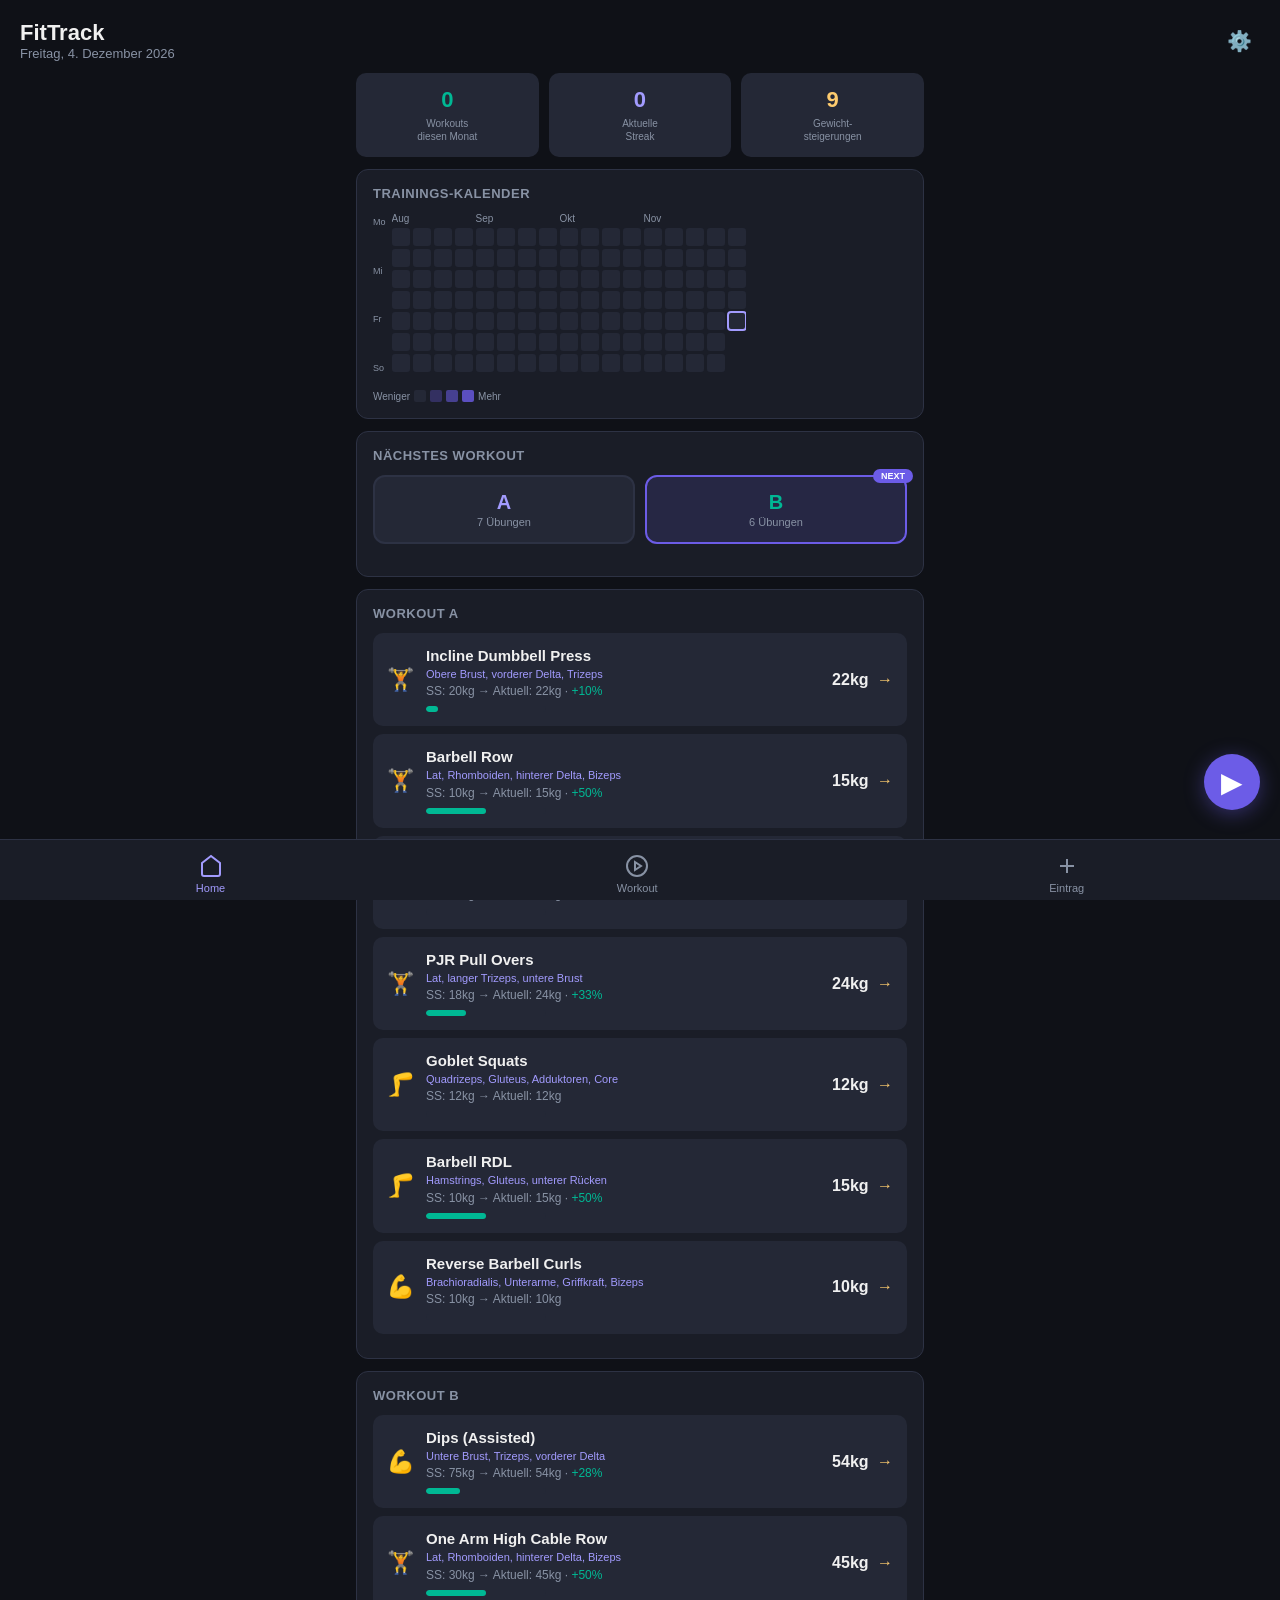
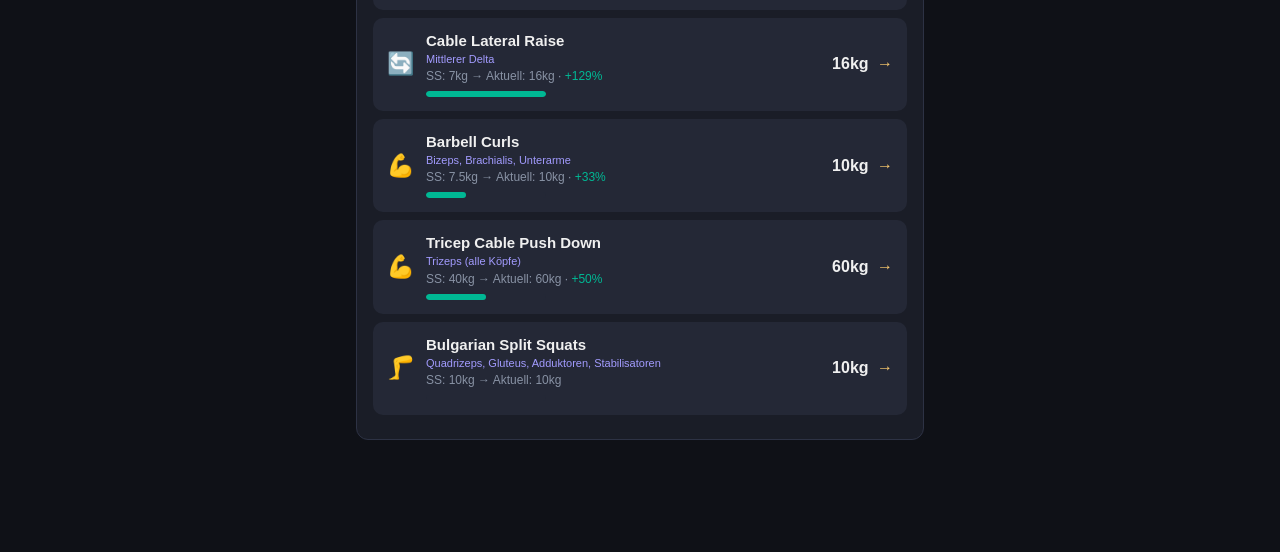
<file: index.html>
<!DOCTYPE html>
<html lang="de">
<head>
<meta charset="UTF-8">
<meta name="viewport" content="width=device-width, initial-scale=1.0, maximum-scale=1.0, user-scalable=no, viewport-fit=cover">
<meta name="theme-color" content="#0f1117">
<meta name="mobile-web-app-capable" content="yes">
<meta name="apple-mobile-web-app-capable" content="yes">
<meta name="apple-mobile-web-app-status-bar-style" content="black-translucent">
<meta name="apple-mobile-web-app-title" content="FitTrack">
<link rel="manifest" href="manifest.json">
<link rel="icon" type="image/svg+xml" href="icon.svg">
<link rel="apple-touch-icon" href="icon.svg">
<title>FitTrack – Myo-Rep Tracker</title>
<link rel="stylesheet" href="style.css">
<script src="chart.min.js"></script>
</head>
<body>

<div class="toast" id="toast" role="status" aria-live="polite"></div>

<!-- ========== CONFIRM MODAL ========== -->
<div class="modal-overlay" id="modal-overlay" role="dialog" aria-modal="true">
  <div class="modal">
    <h2 id="modal-title">Bestätigung</h2>
    <p id="modal-message">Bist du sicher?</p>
    <div class="modal-actions">
      <button class="btn btn-secondary" id="modal-cancel">Abbrechen</button>
      <button class="btn btn-primary" id="modal-confirm">Bestätigen</button>
    </div>
  </div>
</div>

<!-- ========== EDIT ENTRY MODAL ========== -->
<div class="modal-overlay" id="edit-modal" role="dialog" aria-modal="true" aria-label="Eintrag bearbeiten">
  <div class="modal modal-wide">
    <h2>Eintrag bearbeiten</h2>
    <div style="text-align:left; margin:16px 0">
      <div class="form-group" style="margin-bottom:10px">
        <label style="font-weight:600; color:var(--orange)">Start Set</label>
      </div>
      <div class="form-grid form-grid-2">
        <div class="form-group"><label for="edit-weight">SS Gewicht (kg)</label><input type="number" id="edit-weight" step="0.5"></div>
        <div class="form-group"><label for="edit-ss-reps">SS Reps</label><input type="number" id="edit-ss-reps"></div>
      </div>
      <div class="form-group" style="margin-top:14px; margin-bottom:8px">
        <label style="font-weight:600; color:var(--accent-light)">Mini-Sets</label>
      </div>
      <div id="edit-mini-sets-list"></div>
      <button type="button" class="btn btn-secondary" onclick="addEditMiniSet()" style="width:100%; margin-top:8px">+ Mini-Set hinzufügen</button>
    </div>
    <div class="modal-actions">
      <button class="btn btn-secondary" onclick="closeEditModal()">Abbrechen</button>
      <button class="btn btn-primary" onclick="saveEditEntry()">Speichern</button>
    </div>
  </div>
</div>

<!-- ========== TIMER OVERLAY ========== -->
<div class="timer-overlay" id="timer-overlay" role="dialog" aria-label="Pausentimer">
  <div class="timer-circle">
    <svg viewBox="0 0 246 246" aria-hidden="true">
      <circle cx="123" cy="123" r="120" stroke="var(--border)" />
      <circle id="timer-progress" cx="123" cy="123" r="120"
        stroke="var(--accent)" stroke-dasharray="754" stroke-dashoffset="0" />
    </svg>
    <div class="timer-time" id="timer-display" aria-live="polite">18</div>
    <div class="timer-label-text">Sekunden</div>
  </div>
  <div class="timer-info" id="timer-info"></div>
  <button class="timer-skip-btn" onclick="skipTimer()" aria-label="Timer überspringen">Weiter →</button>
</div>

<!-- ========== DASHBOARD PAGE ========== -->
<div class="page active" id="page-dashboard" role="main">
  <div class="header">
    <div>
      <h1>FitTrack</h1>
      <div class="subtitle" id="current-date"></div>
    </div>
    <div class="header-actions">
      <button class="header-icon-btn" onclick="showPage('page-settings'); renderExerciseManageList()" aria-label="Einstellungen & Daten">⚙️</button>
    </div>
  </div>
  <div class="container">
    <div class="stats-row">
      <div class="stat-card green">
        <div class="stat-value" id="stat-workouts">0</div>
        <div class="stat-label">Workouts<br>diesen Monat</div>
      </div>
      <div class="stat-card purple">
        <div class="stat-value" id="stat-streak">0</div>
        <div class="stat-label">Aktuelle<br>Streak</div>
      </div>
      <div class="stat-card orange">
        <div class="stat-value" id="stat-prs">0</div>
        <div class="stat-label">Gewicht-<br>steigerungen</div>
      </div>
    </div>

    <!-- CALENDAR HEATMAP -->
    <div class="card">
      <div class="card-title">Trainings-Kalender</div>
      <div id="heatmap-container"></div>
    </div>

    <div class="card">
      <div class="card-title">Nächstes Workout</div>
      <div class="workout-selector" id="workout-selector" role="radiogroup" aria-label="Workout auswählen"></div>
    </div>

    <div class="card" id="workout-a-card">
      <div class="card-title">Workout A</div>
      <div id="exercises-a" role="list" aria-label="Workout A Übungen"></div>
    </div>

    <div class="card" id="workout-b-card">
      <div class="card-title">Workout B</div>
      <div id="exercises-b" role="list" aria-label="Workout B Übungen"></div>
    </div>
  </div>
  <button class="fab" onclick="startWorkout()" aria-label="Workout starten">▶</button>
</div>

<!-- ========== EXERCISE DETAIL PAGE ========== -->
<div class="page" id="page-detail">
  <div class="header">
    <div>
      <h1 id="detail-title"></h1>
      <div class="subtitle" id="detail-subtitle"></div>
    </div>
  </div>
  <div class="container">
    <button class="back-btn" onclick="showPage('page-dashboard')" aria-label="Zurück zum Dashboard">← Zurück</button>
    <div class="card">
      <div class="card-title">Gewicht-Verlauf (kg)</div>
      <div class="chart-container"><canvas id="weight-chart" aria-label="Gewichtsverlauf Diagramm"></canvas></div>
    </div>
    <div class="card">
      <div class="card-title">Reps pro Set (gestapelt)</div>
      <div class="chart-container"><canvas id="reps-chart" aria-label="Reps pro Set Diagramm"></canvas></div>
    </div>
    <div class="card">
      <div class="card-title">Volumen-Trend (kg)</div>
      <div class="chart-container"><canvas id="volume-chart" aria-label="Volumen-Trend Diagramm"></canvas></div>
    </div>
    <div class="card">
      <div class="suggestion" id="detail-suggestion"></div>
    </div>
    <div class="card">
      <div class="card-title">Letzte Einträge</div>
      <table class="history-table" aria-label="Trainingshistorie">
        <thead><tr><th>Datum</th><th>Gewicht</th><th>SS Reps</th><th>Mini Total</th><th>Sets</th><th></th></tr></thead>
        <tbody id="history-body"></tbody>
      </table>
    </div>
  </div>
</div>

<!-- ========== ACTIVE WORKOUT PAGE ========== -->
<div class="page" id="page-workout">
  <div class="header">
    <div>
      <h1 id="workout-header">Workout A</h1>
      <div class="subtitle" id="workout-progress-text"></div>
    </div>
    <button class="end-workout-btn" onclick="confirmEndWorkout()" aria-label="Workout beenden">Beenden</button>
  </div>
  <div class="container">
    <!-- Exercise Navigation Pills -->
    <div class="exercise-nav" id="exercise-nav"></div>

    <div class="card" id="current-exercise-card">
      <div class="exercise-card-header">
        <div id="wo-exercise-name" class="exercise-card-name"></div>
        <div id="wo-exercise-number" class="exercise-card-number"></div>
      </div>

      <!-- Last Session Info Box -->
      <div id="wo-last-info" class="last-info-box" style="display:none"></div>

      <!-- Start Set Info Banner -->
      <div id="wo-start-set-info" class="set-entry start-set-banner">
        <div class="set-num start">SS</div>
        <div class="set-reps" id="wo-start-set-text"></div>
      </div>

      <!-- Mini-Set Reps Progress Bar -->
      <div class="reps-progress">
        <div class="reps-progress-bar">
          <div class="reps-progress-fill" id="wo-reps-progress-fill" style="width:0%"></div>
        </div>
        <div class="reps-progress-text" id="wo-reps-progress-text">0 / 20</div>
      </div>

      <!-- Logged Mini-Sets -->
      <div id="wo-sets-log"></div>

      <!-- UNDO BUTTON -->
      <button class="btn-undo" id="wo-undo-btn" onclick="undoLastSet()" style="display:none" aria-label="Letzten Set rückgängig machen">
        ↩ Letzten Set rückgängig
      </button>

      <!-- WEIGHT STEPPER -->
      <div class="stepper-section" id="wo-weight-section">
        <div class="stepper-label">Gewicht</div>
        <div class="stepper">
          <button class="stepper-btn stepper-minus" onclick="adjustWeight(-2.5)" aria-label="Gewicht minus 2.5 kg">−</button>
          <div class="stepper-value" id="wo-weight-display" onclick="editStepperValue(this, 'weight')" role="button" tabindex="0" aria-label="Gewicht eingeben: Tippen zum Bearbeiten">20</div>
          <button class="stepper-btn stepper-plus" onclick="adjustWeight(2.5)" aria-label="Gewicht plus 2.5 kg">+</button>
        </div>
        <div class="stepper-unit">kg (±2.5) · Tippe auf Zahl zum Eintippen</div>
      </div>

      <div class="stepper-divider"></div>

      <!-- REPS STEPPER -->
      <div class="stepper-section">
        <div class="stepper-label" id="wo-reps-stepper-label">START SET – Reps to Failure</div>
        <div class="stepper">
          <button class="stepper-btn stepper-minus" onclick="adjustReps(-1)" aria-label="Reps minus 1">−</button>
          <div class="stepper-value" id="wo-reps-display" onclick="editStepperValue(this, 'reps')" role="button" tabindex="0" aria-label="Reps eingeben: Tippen zum Bearbeiten">12</div>
          <button class="stepper-btn stepper-plus" onclick="adjustReps(1)" aria-label="Reps plus 1">+</button>
        </div>
        <div class="stepper-unit">Wiederholungen · Tippe auf Zahl zum Eintippen</div>
      </div>

      <!-- SAVE SET BUTTON -->
      <button class="btn-save-set green" id="wo-save-btn" onclick="logSet()">
        SET SPEICHERN
      </button>

      <!-- NEXT EXERCISE BUTTON -->
      <button class="btn-save-set accent" id="wo-next-btn" onclick="nextExercise()" style="display:none; margin-top:8px">
        NÄCHSTE ÜBUNG →
      </button>

      <!-- SKIP EXERCISE BUTTON -->
      <button class="btn-skip-exercise" id="wo-skip-btn" onclick="skipExercise()">
        ⏭ Übung überspringen
      </button>
    </div>
  </div>
</div>

<!-- ========== WORKOUT SUMMARY PAGE ========== -->
<div class="page" id="page-summary">
  <div class="header">
    <div>
      <h1>Workout fertig!</h1>
      <div class="subtitle" id="summary-subtitle"></div>
    </div>
  </div>
  <div class="container">
    <div class="summary-stat-row">
      <div class="stat-card green">
        <div class="stat-value" id="summary-exercises">0</div>
        <div class="stat-label">Übungen</div>
      </div>
      <div class="stat-card purple">
        <div class="stat-value" id="summary-volume">0</div>
        <div class="stat-label">Total Volume<br>(kg)</div>
      </div>
      <div class="stat-card orange">
        <div class="stat-value" id="summary-increases">0</div>
        <div class="stat-label">Gewicht-<br>steigerungen</div>
      </div>
    </div>
    <div class="card">
      <div class="card-title">Zusammenfassung</div>
      <div id="summary-exercises-list"></div>
    </div>
    <button class="btn btn-primary" onclick="closeSummary()" style="margin-top:16px">Zurück zum Dashboard</button>
  </div>
</div>

<!-- ========== LOG SINGLE ENTRY PAGE ========== -->
<div class="page" id="page-log">
  <div class="header"><h1>Einzeleintrag</h1></div>
  <div class="container">
    <button class="back-btn" onclick="showPage('page-dashboard')" aria-label="Zurück zum Dashboard">← Zurück</button>
    <div class="card">
      <div class="form-group">
        <label for="log-exercise">Übung</label>
        <select id="log-exercise"></select>
      </div>
      <div class="form-grid form-grid-3">
        <div class="form-group"><label for="log-weight">Gewicht (kg)</label><input type="number" id="log-weight" step="0.5"></div>
        <div class="form-group"><label for="log-ss-reps">Start Reps</label><input type="number" id="log-ss-reps" value="12"></div>
        <div class="form-group"><label for="log-total-reps">Mini-Set Total</label><input type="number" id="log-total-reps" value="20"></div>
      </div>
      <div class="form-group">
        <label for="log-sets">Anzahl Mini-Sets</label>
        <input type="number" id="log-sets" value="4">
      </div>
      <button class="btn btn-primary" onclick="saveManualLog()">Speichern</button>
      <button class="btn btn-secondary" onclick="showPage('page-dashboard')">Abbrechen</button>
    </div>
  </div>
</div>

<!-- ========== SETTINGS / DATA PAGE ========== -->
<div class="page" id="page-settings">
  <div class="header"><h1>Einstellungen & Daten</h1></div>
  <div class="container">
    <button class="back-btn" onclick="showPage('page-dashboard'); renderDashboard()" aria-label="Zurück zum Dashboard">← Zurück</button>

    <!-- EXERCISE MANAGEMENT -->
    <div class="card">
      <div class="card-title">Übungen verwalten</div>
      <div id="exercise-manage-list"></div>
      <button class="btn btn-primary" onclick="openAddExercise()" style="margin-top:12px">+ Übung hinzufügen</button>
    </div>

    <div class="card">
      <div class="card-title">Daten exportieren / importieren</div>
      <p class="data-description">
        Exportiere deine Trainingsdaten als JSON-Datei oder importiere eine zuvor gespeicherte Datei.
      </p>
      <div class="data-actions">
        <button class="btn btn-primary" onclick="exportData()" aria-label="Daten als JSON exportieren">📥 Export</button>
        <button class="btn btn-secondary" onclick="document.getElementById('import-file').click()" aria-label="Daten aus JSON importieren">📤 Import</button>
        <input type="file" id="import-file" accept=".json" style="display:none" onchange="importData(event)">
      </div>
    </div>
    <div class="card">
      <div class="card-title">Daten zurücksetzen</div>
      <button class="btn btn-danger" onclick="confirmResetData()">Alle Daten löschen</button>
    </div>
  </div>
</div>

<!-- ========== ADD/EDIT EXERCISE MODAL ========== -->
<div class="modal-overlay" id="exercise-modal" role="dialog" aria-modal="true" aria-label="Übung bearbeiten">
  <div class="modal modal-wide">
    <h2 id="exercise-modal-title">Übung hinzufügen</h2>
    <div style="text-align:left; margin:16px 0">
      <div class="form-group">
        <label for="ex-name">Name</label>
        <input type="text" id="ex-name" style="text-align:left" placeholder="z.B. Bench Press">
      </div>
      <div class="form-group">
        <label for="ex-muscles">Muskelgruppen</label>
        <input type="text" id="ex-muscles" style="text-align:left" placeholder="z.B. Brust, Trizeps, vorderer Delta">
      </div>
      <div class="form-grid form-grid-2">
        <div class="form-group">
          <label for="ex-workout">Workout</label>
          <select id="ex-workout">
            <option value="A">Workout A</option>
            <option value="B">Workout B</option>
          </select>
        </div>
        <div class="form-group">
          <label for="ex-icon">Icon</label>
          <select id="ex-icon">
            <option value="🏋️">🏋️ Gewicht</option>
            <option value="💪">💪 Arm</option>
            <option value="🦵">🦵 Bein</option>
            <option value="🔄">🔄 Rotation</option>
            <option value="⬆️">⬆️ Push</option>
            <option value="⬇️">⬇️ Pull</option>
          </select>
        </div>
      </div>
      <div class="form-grid form-grid-2">
        <div class="form-group">
          <label for="ex-start-weight">Startgewicht (kg)</label>
          <input type="number" id="ex-start-weight" step="0.5" value="10">
        </div>
        <div class="form-group">
          <label for="ex-current-weight">Aktuelles Gewicht (kg)</label>
          <input type="number" id="ex-current-weight" step="0.5" value="10">
        </div>
      </div>
      <label class="checkbox-group">
        <input type="checkbox" id="ex-invert">
        Unterstützungsgewicht (z.B. Assisted Dips)
      </label>
    </div>
    <div class="modal-actions">
      <button class="btn btn-secondary" onclick="closeExerciseModal()">Abbrechen</button>
      <button class="btn btn-primary" onclick="saveExercise()">Speichern</button>
    </div>
  </div>
</div>

<!-- ========== NAV ========== -->
<nav class="nav" role="navigation" aria-label="Hauptnavigation">
  <button class="active" id="nav-home" onclick="showPage('page-dashboard'); setNav(this)" aria-label="Home">
    <svg viewBox="0 0 24 24" fill="none" stroke="currentColor" stroke-width="2" aria-hidden="true"><path d="M3 9l9-7 9 7v11a2 2 0 01-2 2H5a2 2 0 01-2-2z"/></svg>
    Home
  </button>
  <button id="nav-workout" onclick="startWorkout(); setNav(this)" aria-label="Workout starten">
    <svg viewBox="0 0 24 24" fill="none" stroke="currentColor" stroke-width="2" aria-hidden="true"><circle cx="12" cy="12" r="10"/><polygon points="10,8 16,12 10,16"/></svg>
    Workout
  </button>
  <button id="nav-log" onclick="showPage('page-log'); populateLogSelect(); setNav(this)" aria-label="Einzeleintrag erfassen">
    <svg viewBox="0 0 24 24" fill="none" stroke="currentColor" stroke-width="2" aria-hidden="true"><path d="M12 5v14M5 12h14"/></svg>
    Eintrag
  </button>
</nav>

<script src="app.js"></script>
</body>
</html>
</file>
<file: style.css>
:root {
  --bg: #0f1117;
  --surface: #1a1d27;
  --surface2: #242836;
  --accent: #6c5ce7;
  --accent-light: #a29bfe;
  --green: #00b894;
  --red: #e17055;
  --orange: #fdcb6e;
  --text: #f0f0f0;
  --text-dim: #8892a4;
  --border: #2d3244;
  --radius: 12px;
}

* { margin: 0; padding: 0; box-sizing: border-box; }

body {
  font-family: -apple-system, BlinkMacSystemFont, 'Segoe UI', Roboto, sans-serif;
  background: var(--bg);
  color: var(--text);
  min-height: 100vh;
  -webkit-tap-highlight-color: transparent;
}

/* ========== NAVIGATION ========== */
.nav {
  position: fixed; bottom: 0; left: 0; right: 0;
  background: var(--surface);
  border-top: 1px solid var(--border);
  display: flex; justify-content: space-around;
  padding: 8px 0 env(safe-area-inset-bottom, 8px);
  z-index: 100;
}
.nav button {
  background: none; border: none; color: var(--text-dim);
  font-size: 11px; display: flex; flex-direction: column;
  align-items: center; gap: 4px; cursor: pointer; padding: 6px 12px;
}
.nav button:focus-visible { outline: 2px solid var(--accent-light); outline-offset: 2px; border-radius: 6px; }
.nav button.active { color: var(--accent-light); }
.nav button svg { width: 24px; height: 24px; }

/* ========== HEADER ========== */
.header {
  padding: 20px 20px 12px;
  display: flex; justify-content: space-between; align-items: center;
}
.header h1 { font-size: 22px; font-weight: 700; }
.header .subtitle { color: var(--text-dim); font-size: 13px; }

.header-actions { display: flex; gap: 8px; align-items: center; }
.header-icon-btn {
  background: none; border: none; color: var(--text-dim);
  cursor: pointer; padding: 8px; border-radius: 8px; font-size: 20px;
}
.header-icon-btn:hover { background: var(--surface2); }
.header-icon-btn:focus-visible { outline: 2px solid var(--accent-light); }

.container { padding: 0 16px 100px; max-width: 600px; margin: 0 auto; }

/* ========== CARDS ========== */
.card {
  background: var(--surface); border-radius: var(--radius);
  padding: 16px; margin-bottom: 12px;
  border: 1px solid var(--border);
}
.card-title {
  font-size: 13px; font-weight: 600; margin-bottom: 12px;
  color: var(--text-dim); text-transform: uppercase; letter-spacing: .5px;
}

/* ========== STATS ========== */
.stats-row { display: grid; grid-template-columns: repeat(3, 1fr); gap: 10px; margin-bottom: 12px; }
.stat-card { background: var(--surface2); border-radius: 10px; padding: 14px; text-align: center; }
.stat-value { font-size: 22px; font-weight: 700; }
.stat-label { font-size: 10px; color: var(--text-dim); margin-top: 4px; line-height: 1.3; }
.stat-card.green .stat-value { color: var(--green); }
.stat-card.purple .stat-value { color: var(--accent-light); }
.stat-card.orange .stat-value { color: var(--orange); }

/* ========== WORKOUT SELECTOR ========== */
.workout-selector { display: flex; gap: 10px; margin-bottom: 16px; }
.wo-btn {
  flex: 1; padding: 14px; border-radius: 12px; text-align: center;
  cursor: pointer; transition: all .2s;
  border: 2px solid var(--border); background: var(--surface2);
}
.wo-btn:focus-visible { outline: 2px solid var(--accent-light); outline-offset: 2px; }
.wo-btn.active { border-color: var(--accent); background: rgba(108,92,231,.15); }
.wo-btn-label { font-size: 20px; font-weight: 700; }
.wo-btn-label-a { color: var(--accent-light); }
.wo-btn-label-b { color: var(--green); }
.wo-btn-sub { font-size: 11px; color: var(--text-dim); margin-top: 2px; }
.wo-btn.next-badge { position: relative; }
.wo-btn.next-badge::after {
  content: 'NEXT'; position: absolute; top: -8px; right: -8px;
  background: var(--accent); color: white; font-size: 9px; font-weight: 700;
  padding: 2px 8px; border-radius: 8px;
}

/* ========== EXERCISE LIST ========== */
.exercise-item {
  display: flex; align-items: center; padding: 14px;
  background: var(--surface2); border-radius: 10px; margin-bottom: 8px;
  cursor: pointer; transition: background .2s;
}
.exercise-item:hover,
.exercise-item:focus-visible { background: #2a2e3e; }
.exercise-item:focus-visible { outline: 2px solid var(--accent-light); outline-offset: -2px; }
.exercise-icon { font-size: 22px; flex-shrink: 0; }
.exercise-info { flex: 1; margin-left: 12px; }
.exercise-name { font-size: 15px; font-weight: 600; }
.exercise-muscles {
  font-size: 11px; color: var(--accent-light);
  margin-top: 3px; font-weight: 500; line-height: 1.3;
}
.exercise-meta { font-size: 12px; color: var(--text-dim); margin-top: 3px; }
.exercise-weights { text-align: right; font-size: 12px; }
.exercise-weights .current { font-size: 16px; font-weight: 700; color: var(--text); }
.exercise-weights .start { color: var(--text-dim); font-size: 11px; }

.trend-arrow { display: inline-block; margin-left: 4px; }
.trend-arrow.up { color: var(--green); }
.trend-arrow.down { color: var(--red); }
.trend-arrow.same { color: var(--orange); }

.pr-badge {
  display: inline-flex; background: linear-gradient(135deg, #fdcb6e, #e17055);
  color: #000; font-size: 9px; font-weight: 700;
  padding: 2px 6px; border-radius: 8px; margin-left: 6px;
}
.weight-up-badge {
  display: inline-flex; background: rgba(0,184,148,.15);
  color: var(--green); font-size: 9px; font-weight: 700;
  padding: 2px 6px; border-radius: 8px; margin-left: 6px;
}

.progress-bar {
  height: 6px; background: var(--surface2); border-radius: 3px;
  overflow: hidden; margin-top: 8px; width: 120px;
}
.progress-fill { height: 100%; border-radius: 3px; transition: width .3s; }

/* ========== CHART ========== */
.chart-container { position: relative; height: 200px; margin: 12px 0; }

/* ========== SUGGESTION ========== */
.suggestion {
  background: linear-gradient(135deg, rgba(108,92,231,.15), rgba(162,155,254,.08));
  border: 1px solid rgba(108,92,231,.3); border-radius: 10px; padding: 14px;
}
.suggestion-title { font-size: 13px; font-weight: 600; color: var(--accent-light); margin-bottom: 8px; }
.suggestion-text { font-size: 14px; line-height: 1.5; }
.suggestion-text strong { color: var(--text); }
.suggestion-rule { margin-top: 10px; font-size: 12px; color: var(--text-dim); }

/* ========== STEPPER ========== */
.stepper {
  display: flex; align-items: center; justify-content: center; gap: 0;
  margin: 10px 0;
}
.stepper-btn {
  width: 72px; height: 72px; border-radius: 50%;
  border: none; font-size: 36px; font-weight: 700;
  cursor: pointer; display: flex; align-items: center;
  justify-content: center; transition: transform .1s, background .1s;
  flex-shrink: 0;
}
.stepper-btn:active { transform: scale(0.92); }
.stepper-btn:focus-visible { outline: 3px solid var(--accent-light); outline-offset: 2px; }
.stepper-minus { background: var(--surface2); color: var(--red); border: 2px solid var(--red); }
.stepper-plus { background: var(--surface2); color: var(--green); border: 2px solid var(--green); }

.stepper-value {
  min-width: 120px; text-align: center;
  font-size: 52px; font-weight: 800; padding: 0 8px;
  font-variant-numeric: tabular-nums;
  cursor: pointer; border-radius: 12px; transition: background .2s;
}
.stepper-value:hover { background: var(--surface2); }

.stepper-input {
  width: 120px; text-align: center;
  font-size: 48px; font-weight: 800; padding: 4px 8px;
  font-variant-numeric: tabular-nums;
  background: var(--surface2); border: 2px solid var(--accent);
  border-radius: 12px; color: var(--text); outline: none;
}
.stepper-input::-webkit-inner-spin-button,
.stepper-input::-webkit-outer-spin-button { -webkit-appearance: none; margin: 0; }
.stepper-input { -moz-appearance: textfield; }

.stepper-label {
  text-align: center; font-size: 13px; color: var(--text-dim);
  text-transform: uppercase; letter-spacing: 1px; margin-bottom: 4px;
  font-weight: 600;
}
.stepper-unit { text-align: center; font-size: 14px; color: var(--text-dim); margin-top: 2px; }
.stepper-section { padding: 12px 0; }
.stepper-divider { height: 1px; background: var(--border); margin: 4px 0; }

/* ========== SAVE BUTTON ========== */
.btn-save-set {
  width: 100%; padding: 20px; border: none; border-radius: 14px;
  font-size: 18px; font-weight: 700; cursor: pointer;
  transition: transform .1s, background .1s; margin-top: 12px;
}
.btn-save-set:active { transform: scale(0.97); }
.btn-save-set:focus-visible { outline: 3px solid var(--accent-light); outline-offset: 2px; }
.btn-save-set.green { background: var(--green); color: #000; }
.btn-save-set.orange { background: var(--orange); color: #000; }
.btn-save-set.accent { background: var(--accent); color: white; }

.btn-skip-exercise {
  width: 100%; padding: 12px; border: 1px solid var(--border);
  background: transparent; color: var(--text-dim);
  font-size: 13px; font-weight: 500; cursor: pointer;
  border-radius: 10px; margin-top: 10px; transition: all .2s;
}
.btn-skip-exercise:hover { background: var(--surface2); color: var(--text); }
.btn-skip-exercise:focus-visible { outline: 2px solid var(--accent-light); outline-offset: 2px; }

.summary-exercise.skipped { opacity: 0.55; }
.summary-exercise.skipped .name { text-decoration: line-through; }

/* ========== EDIT MINI-SET ROWS ========== */
.edit-mini-set-row {
  display: grid;
  grid-template-columns: 28px 1fr 1fr 32px;
  gap: 8px; align-items: end;
  margin-bottom: 8px;
}
.edit-mini-set-row .form-group { margin: 0; }
.edit-mini-set-row .form-group label { font-size: 10px; }
.edit-mini-set-num {
  width: 28px; height: 28px; border-radius: 50%;
  background: var(--accent); color: white;
  font-size: 12px; font-weight: 700;
  display: flex; align-items: center; justify-content: center;
  align-self: center;
}
.edit-mini-remove {
  width: 32px; height: 32px; border-radius: 8px;
  background: var(--surface2); border: 1px solid var(--border);
  color: var(--red); font-size: 14px; cursor: pointer;
  align-self: center;
}
.edit-mini-remove:hover { background: rgba(225,112,85,.15); }

/* ========== TIMER OVERLAY ========== */
.timer-overlay {
  display: none; position: fixed; inset: 0; z-index: 300;
  background: rgba(0,0,0,.92); flex-direction: column;
  align-items: center; justify-content: center;
}
.timer-overlay.active { display: flex; }
.timer-circle {
  width: 240px; height: 240px; border-radius: 50%;
  border: 6px solid var(--border); position: relative;
  display: flex; align-items: center; justify-content: center;
  flex-direction: column;
}
.timer-circle svg {
  position: absolute; inset: -3px; width: 246px; height: 246px;
  transform: rotate(-90deg);
}
.timer-circle svg circle { fill: none; stroke-width: 6; stroke-linecap: round; }
.timer-time { font-size: 72px; font-weight: 700; z-index: 1; }
.timer-label-text { font-size: 14px; color: var(--text-dim); z-index: 1; margin-top: 4px; }
.timer-info { margin-top: 24px; text-align: center; font-size: 16px; color: var(--text-dim); line-height: 1.6; }
.timer-info strong { color: var(--text); font-size: 18px; }
.timer-skip-btn {
  margin-top: 30px; padding: 16px 48px; border-radius: 12px;
  border: 2px solid var(--border); background: var(--surface);
  color: var(--text); font-size: 16px; font-weight: 600; cursor: pointer;
}
.timer-skip-btn:focus-visible { outline: 2px solid var(--accent-light); outline-offset: 2px; }

/* ========== SET LOG ========== */
.set-entry {
  display: flex; align-items: center; gap: 10px;
  padding: 10px 14px; background: var(--surface2);
  border-radius: 10px; margin-bottom: 6px;
}
.set-num {
  width: 32px; height: 32px; border-radius: 50%;
  background: var(--accent); color: white; font-size: 13px;
  font-weight: 700; display: flex; align-items: center;
  justify-content: center; flex-shrink: 0;
}
.set-num.start { background: var(--orange); color: #000; }
.set-reps { flex: 1; font-size: 15px; font-weight: 600; }
.set-cumulative { color: var(--text-dim); font-size: 13px; }

/* ========== REPS PROGRESS ========== */
.reps-progress { display: flex; align-items: center; gap: 12px; margin: 14px 0; }
.reps-progress-bar { flex: 1; height: 12px; background: var(--surface2); border-radius: 6px; overflow: hidden; }
.reps-progress-fill {
  height: 100%; border-radius: 6px; transition: width .4s;
  background: linear-gradient(90deg, var(--accent), var(--green));
}
.reps-progress-text {
  font-size: 16px; font-weight: 700; white-space: nowrap;
  min-width: 65px; text-align: right;
}

/* ========== START SET INFO ========== */
.start-set-banner {
  display: none; margin-bottom: 14px;
  background: rgba(253,203,110,.1); border: 1px solid rgba(253,203,110,.3);
}
.start-set-banner.visible { display: flex; }

/* ========== EXERCISE NAVIGATION ========== */
.exercise-nav {
  display: flex; gap: 6px; margin-bottom: 12px; overflow-x: auto;
  padding: 2px 0; -webkit-overflow-scrolling: touch;
  scrollbar-width: none;
}
.exercise-nav::-webkit-scrollbar { display: none; }
.exercise-nav-pill {
  flex-shrink: 0; padding: 8px 14px; border-radius: 20px;
  background: var(--surface2); border: 1px solid var(--border);
  color: var(--text-dim); font-size: 12px; font-weight: 600;
  cursor: pointer; transition: all .2s; white-space: nowrap;
}
.exercise-nav-pill.active {
  background: rgba(108,92,231,.2); border-color: var(--accent);
  color: var(--accent-light);
}
.exercise-nav-pill.done {
  background: rgba(0,184,148,.1); border-color: rgba(0,184,148,.3);
  color: var(--green);
}
.exercise-nav-pill.done::before { content: '✓ '; }
.exercise-nav-pill.skipped {
  background: var(--surface); border-color: var(--border);
  color: var(--text-dim); opacity: 0.6;
  text-decoration: line-through;
}
.exercise-nav-pill.skipped::before { content: '⏭ '; }

/* ========== LAST SESSION INFO BOX ========== */
.last-info-box {
  background: rgba(108,92,231,.08); border: 1px solid rgba(108,92,231,.25);
  border-radius: 10px; padding: 12px 14px; margin-bottom: 14px;
  font-size: 13px; line-height: 1.6;
}
.last-info-title {
  font-size: 11px; font-weight: 600; color: var(--accent-light);
  text-transform: uppercase; letter-spacing: .5px; margin-bottom: 6px;
}
.last-info-row {
  display: flex; justify-content: space-between; align-items: center;
  padding: 3px 0;
}
.last-info-label { color: var(--text-dim); }
.last-info-value { font-weight: 600; color: var(--text); }

/* ========== EXERCISE CARD HEADER ========== */
.exercise-card-header {
  display: flex; justify-content: space-between; align-items: center; margin-bottom: 8px;
}
.exercise-card-name { font-size: 20px; font-weight: 700; }
.exercise-card-number { font-size: 13px; color: var(--text-dim); }

/* ========== FORM ========== */
.form-group label {
  display: block; font-size: 11px; color: var(--text-dim);
  margin-bottom: 6px; text-transform: uppercase;
}
.form-group input, .form-group select {
  width: 100%; padding: 10px; border-radius: 8px;
  background: var(--surface2); border: 1px solid var(--border);
  color: var(--text); font-size: 16px; text-align: center;
}
.form-group input:focus, .form-group select:focus { outline: none; border-color: var(--accent); }
.form-group { margin-bottom: 12px; }
.form-grid { display: grid; gap: 10px; margin: 12px 0; }
.form-grid-3 { grid-template-columns: 1fr 1fr 1fr; }

.btn {
  width: 100%; padding: 14px; border: none; border-radius: 10px;
  font-size: 15px; font-weight: 600; cursor: pointer; transition: all .2s;
}
.btn:focus-visible { outline: 2px solid var(--accent-light); outline-offset: 2px; }
.btn-primary { background: var(--accent); color: white; }
.btn-secondary { background: var(--surface2); color: var(--text); margin-top: 8px; }
.btn-danger { background: rgba(225,112,85,.15); color: var(--red); margin-top: 8px; }

/* ========== HISTORY TABLE ========== */
.history-table { width: 100%; font-size: 13px; }
.history-table th {
  text-align: left; color: var(--text-dim); font-weight: 500;
  padding: 8px 4px; border-bottom: 1px solid var(--border);
  font-size: 11px; text-transform: uppercase;
}
.history-table td { padding: 10px 4px; border-bottom: 1px solid var(--border); }
.action-btns { display: flex; gap: 4px; }
.icon-btn {
  background: none; border: none; cursor: pointer; padding: 4px;
  font-size: 14px; border-radius: 4px; color: var(--text-dim);
}
.icon-btn:hover { background: var(--surface2); }
.icon-btn.delete:hover { color: var(--red); }
.icon-btn.edit:hover { color: var(--accent-light); }

/* ========== PAGE VISIBILITY ========== */
.page { display: none; }
.page.active { display: block; }

.back-btn {
  background: none; border: none; color: var(--accent-light);
  font-size: 14px; cursor: pointer; display: flex;
  align-items: center; gap: 6px; margin-bottom: 16px; padding: 0;
}
.back-btn:focus-visible { outline: 2px solid var(--accent-light); outline-offset: 2px; }

/* ========== TOAST ========== */
.toast {
  position: fixed; top: 20px; left: 50%; transform: translateX(-50%);
  background: var(--green); color: #000; padding: 12px 24px;
  border-radius: 10px; font-weight: 600; font-size: 14px;
  z-index: 400; opacity: 0; transition: opacity .3s; pointer-events: none;
  white-space: nowrap;
}
.toast.show { opacity: 1; }

/* ========== FAB ========== */
.fab {
  position: fixed;
  bottom: calc(env(safe-area-inset-bottom, 0px) + 90px);
  right: 20px;
  width: 56px; height: 56px; border-radius: 28px;
  background: var(--accent); color: white; border: none;
  font-size: 28px; cursor: pointer; z-index: 99;
  box-shadow: 0 4px 20px rgba(108,92,231,.4);
  display: flex; align-items: center; justify-content: center;
}
.fab:focus-visible { outline: 3px solid var(--accent-light); outline-offset: 2px; }
.fab.resume {
  background: var(--green);
  box-shadow: 0 4px 20px rgba(0,184,148,.5);
  animation: fab-pulse 2s ease-in-out infinite;
}
@keyframes fab-pulse {
  0%, 100% { box-shadow: 0 4px 20px rgba(0,184,148,.5); }
  50% { box-shadow: 0 4px 28px rgba(0,184,148,.85); }
}

/* ========== TAGS ========== */
.inline-tag {
  display: inline-block; padding: 2px 8px; border-radius: 6px;
  font-size: 11px; font-weight: 600;
}
.tag-a { background: rgba(108,92,231,.2); color: var(--accent-light); }
.tag-b { background: rgba(0,184,148,.2); color: var(--green); }

/* ========== MODAL ========== */
.modal-overlay {
  display: none; position: fixed; inset: 0; z-index: 350;
  background: rgba(0,0,0,.8);
  align-items: center; justify-content: center;
}
.modal-overlay.active { display: flex; }
.modal {
  background: var(--surface); border: 1px solid var(--border);
  border-radius: 16px; padding: 24px; max-width: 360px; width: 90%;
  text-align: center;
}
.modal h2 { font-size: 18px; margin-bottom: 12px; }
.modal p { font-size: 14px; color: var(--text-dim); margin-bottom: 20px; line-height: 1.5; }
.modal-actions { display: flex; gap: 10px; }
.modal-actions .btn { flex: 1; }

/* ========== DATA ACTIONS ========== */
.data-actions { display: flex; gap: 8px; margin-top: 12px; }
.data-actions .btn { flex: 1; padding: 12px; font-size: 13px; }
.data-description { font-size: 13px; color: var(--text-dim); margin-bottom: 12px; line-height: 1.5; }

/* ========== WORKOUT SUMMARY ========== */
.summary-exercise {
  display: flex; justify-content: space-between; align-items: center;
  padding: 12px; background: var(--surface2); border-radius: 10px; margin-bottom: 8px;
}
.summary-exercise .name { font-weight: 600; font-size: 14px; }
.summary-exercise .summary-detail { font-size: 12px; color: var(--text-dim); }
.summary-exercise .details { text-align: right; font-size: 13px; color: var(--text-dim); }
.summary-exercise .details .weight { font-size: 16px; font-weight: 700; color: var(--text); }
.summary-stat-row { display: grid; grid-template-columns: repeat(3, 1fr); gap: 10px; margin-bottom: 16px; }

/* ========== END WORKOUT BUTTON ========== */
.end-workout-btn {
  background: none; border: none; color: var(--red);
  font-size: 14px; cursor: pointer; padding: 8px;
}
.end-workout-btn:focus-visible { outline: 2px solid var(--red); border-radius: 4px; }

/* ========== UNDO BUTTON ========== */
.btn-undo {
  width: 100%; padding: 14px; border: 2px solid var(--border); border-radius: 12px;
  font-size: 14px; font-weight: 600; cursor: pointer;
  background: none; color: var(--text-dim); margin-top: 8px;
  transition: all .2s;
}
.btn-undo:hover { border-color: var(--red); color: var(--red); }
.btn-undo:focus-visible { outline: 2px solid var(--accent-light); outline-offset: 2px; }

/* ========== CALENDAR HEATMAP ========== */
.heatmap-wrapper { overflow-x: auto; padding-bottom: 8px; }
.heatmap {
  display: grid;
  grid-template-rows: repeat(7, 1fr);
  grid-auto-flow: column;
  gap: 3px;
}
.heatmap-day {
  width: 18px; height: 18px; border-radius: 3px;
  background: var(--surface2);
}
.heatmap-day.level-1 { background: rgba(108,92,231,.3); }
.heatmap-day.level-2 { background: rgba(108,92,231,.55); }
.heatmap-day.level-3 { background: rgba(108,92,231,.8); }
.heatmap-day.today { outline: 2px solid var(--accent-light); outline-offset: -1px; }
.heatmap-labels {
  display: flex; gap: 3px; margin-bottom: 6px;
  font-size: 10px; color: var(--text-dim);
}
.heatmap-day-labels {
  display: grid; grid-template-rows: repeat(7, 1fr);
  gap: 3px; margin-right: 6px; font-size: 9px; color: var(--text-dim);
}
.heatmap-day-labels span {
  height: 18px; display: flex; align-items: center;
}
.heatmap-legend {
  display: flex; align-items: center; gap: 4px;
  margin-top: 10px; font-size: 10px; color: var(--text-dim);
}
.heatmap-legend .swatch {
  width: 12px; height: 12px; border-radius: 2px;
}
.heatmap-month-labels {
  display: flex; gap: 3px; font-size: 10px; color: var(--text-dim);
  margin-bottom: 4px;
}
.heatmap-month-labels .month-label {
  width: 18px; flex-shrink: 0; overflow: visible; white-space: nowrap;
}

/* ========== EXERCISE MANAGEMENT ========== */
.exercise-manage-item {
  display: flex; align-items: center; gap: 10px;
  padding: 12px; background: var(--surface2); border-radius: 10px;
  margin-bottom: 8px;
}
.exercise-manage-info { flex: 1; }
.exercise-manage-name { font-size: 14px; font-weight: 600; }
.exercise-manage-meta { font-size: 11px; color: var(--text-dim); margin-top: 2px; }
.exercise-manage-actions { display: flex; gap: 6px; }
.exercise-manage-actions .icon-btn { font-size: 16px; padding: 6px; }
.workout-badge {
  display: inline-block; padding: 2px 8px; border-radius: 6px;
  font-size: 10px; font-weight: 700; margin-right: 6px;
}
.workout-badge-a { background: rgba(108,92,231,.2); color: var(--accent-light); }
.workout-badge-b { background: rgba(0,184,148,.2); color: var(--green); }

/* ========== ADD/EDIT EXERCISE MODAL ========== */
.modal-wide { max-width: 420px; }
.modal-wide .form-group { text-align: left; }
.form-grid-2 { grid-template-columns: 1fr 1fr; }
.form-row { display: flex; gap: 10px; align-items: end; }
.form-row .form-group { flex: 1; }
.checkbox-group {
  display: flex; align-items: center; gap: 8px;
  padding: 10px; background: var(--surface2); border-radius: 8px;
  cursor: pointer; font-size: 14px;
}
.checkbox-group input[type="checkbox"] {
  width: 18px; height: 18px; accent-color: var(--accent);
}

/* ========== SELECT TEXT-ALIGN FIX ========== */
.form-group select { text-align: left; }
</file>
